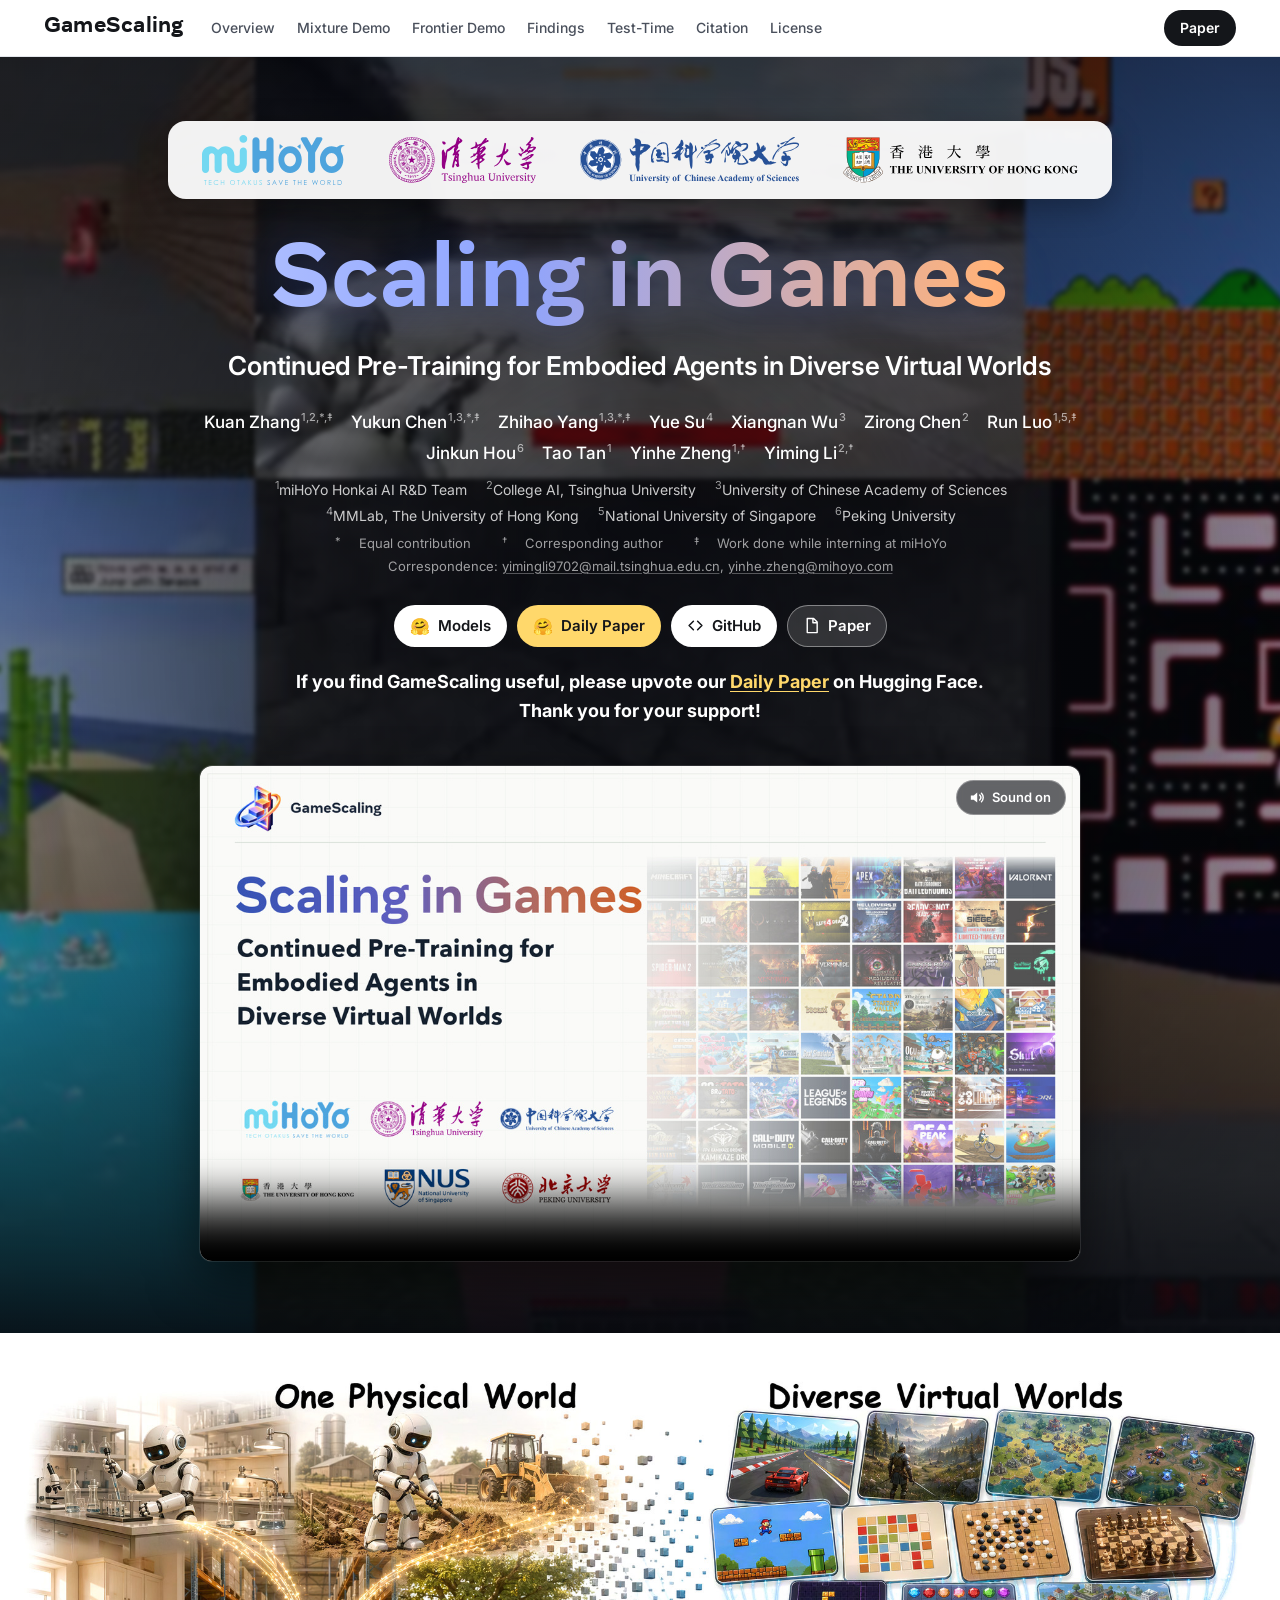
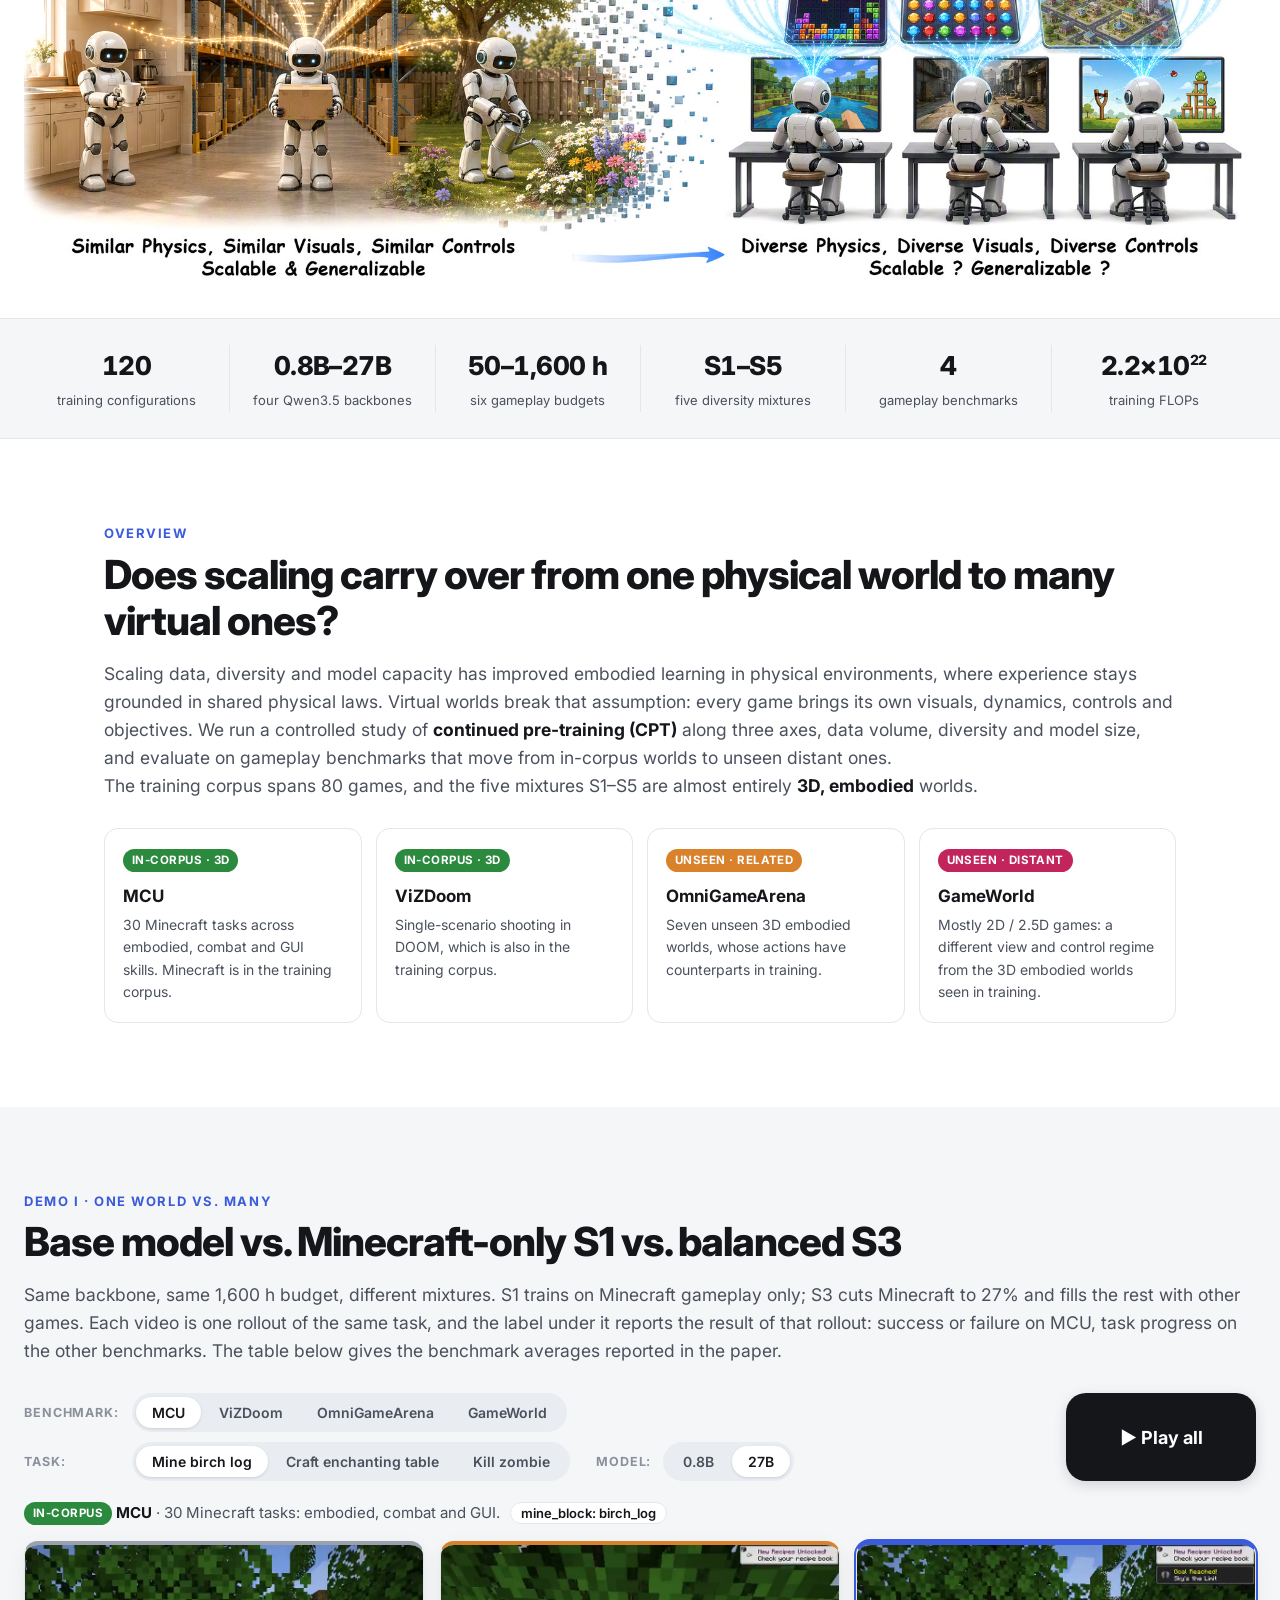
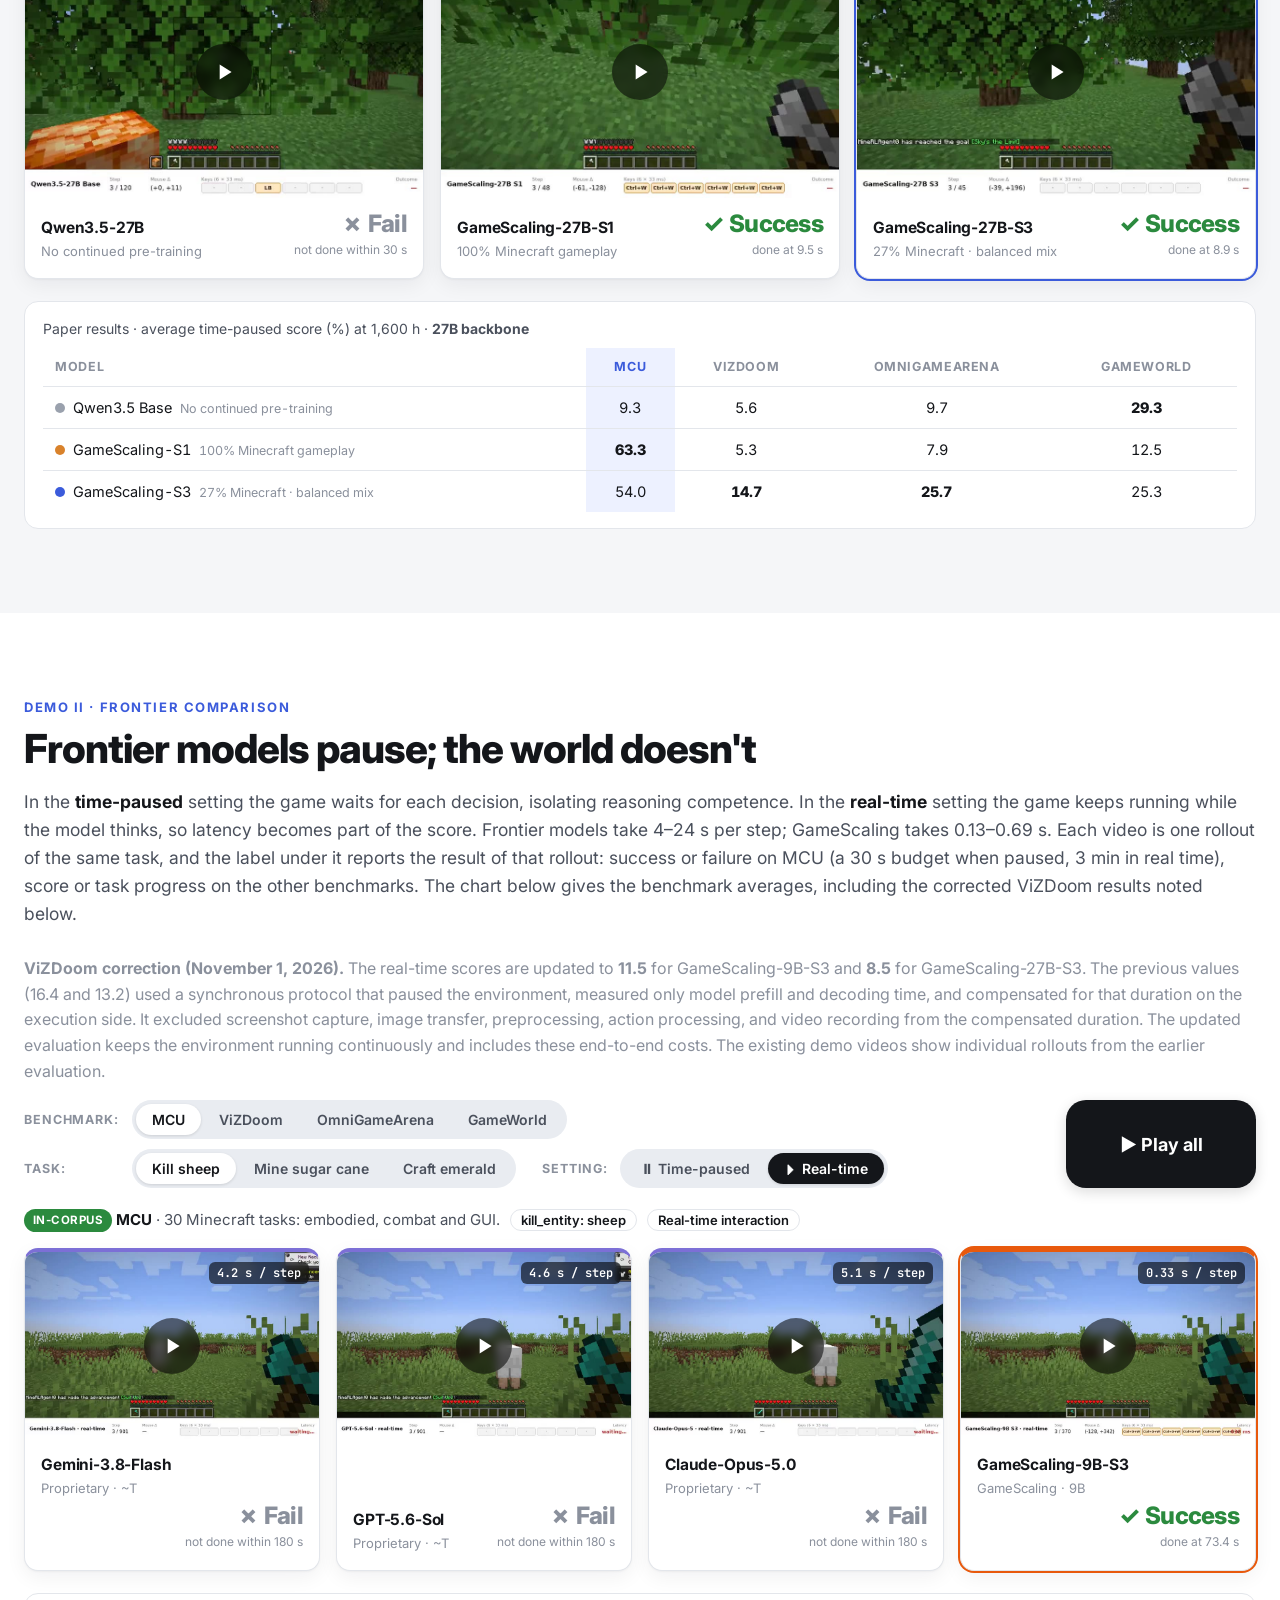
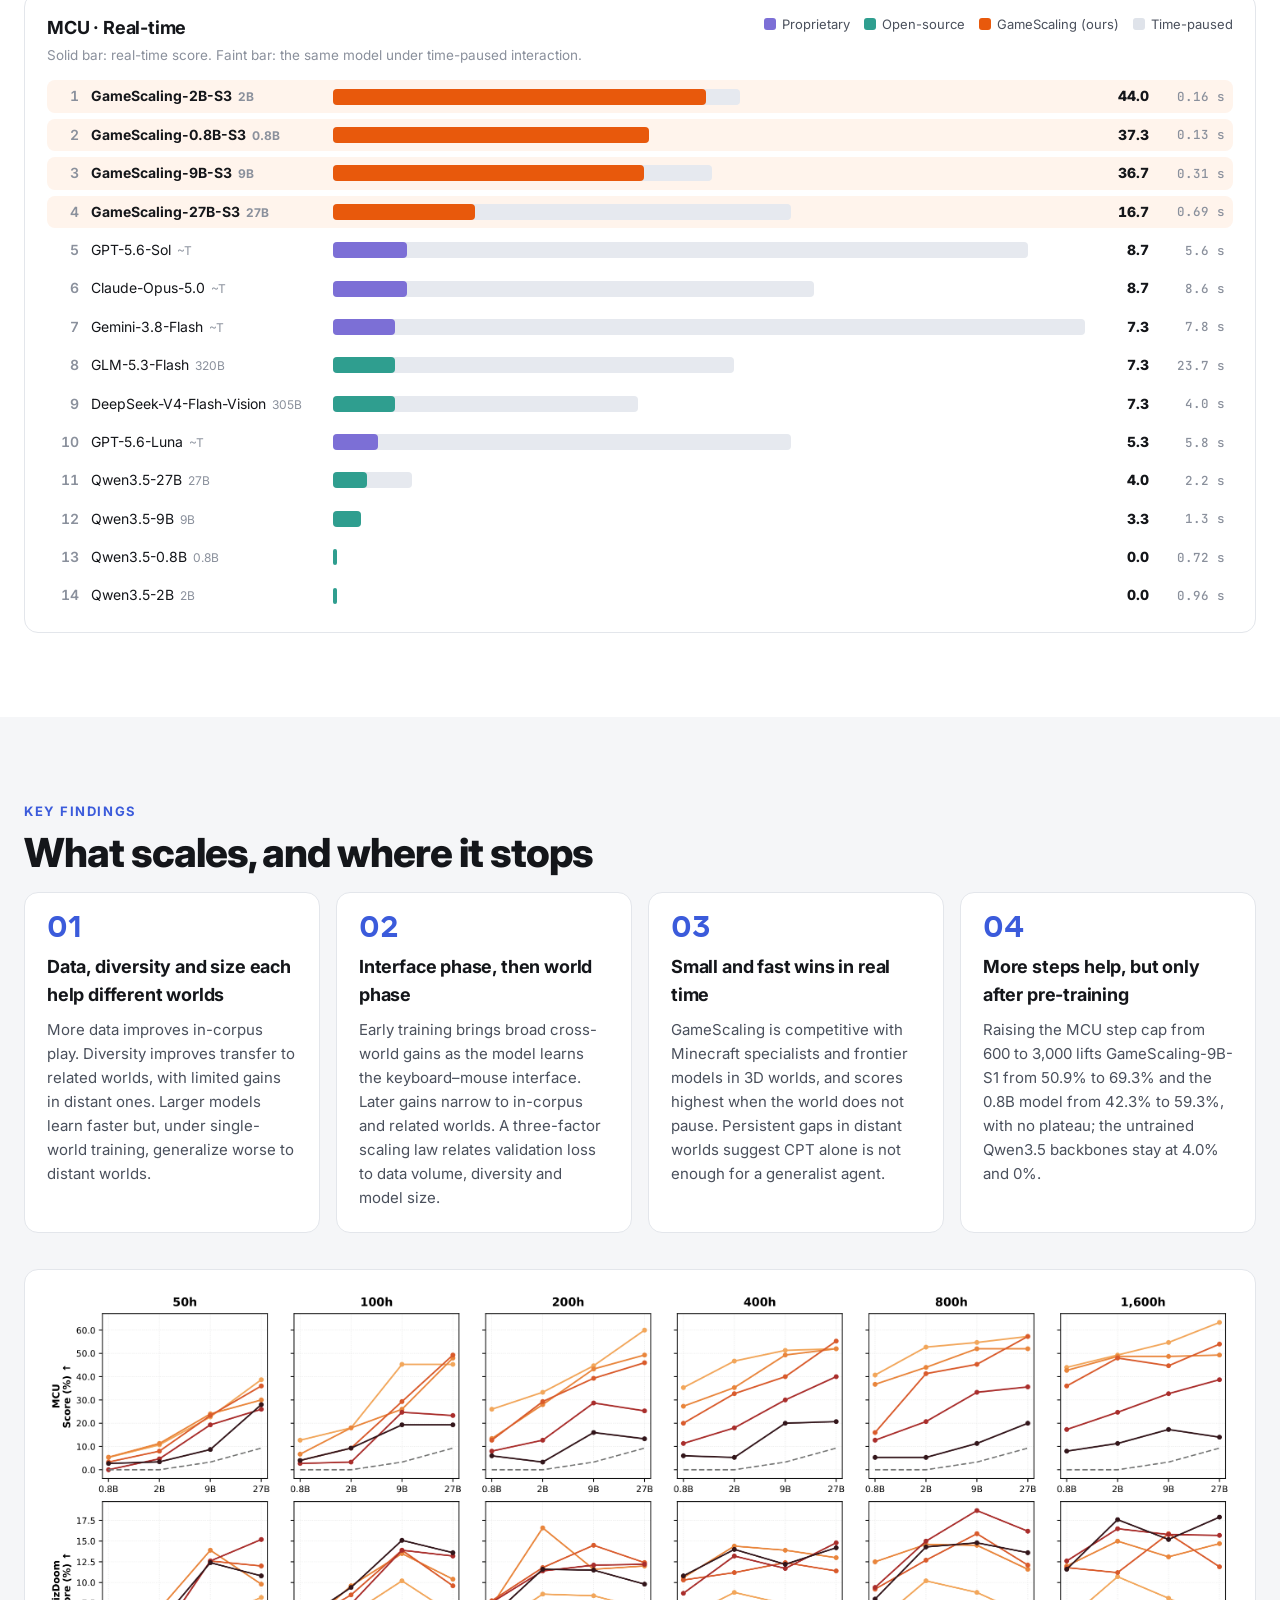
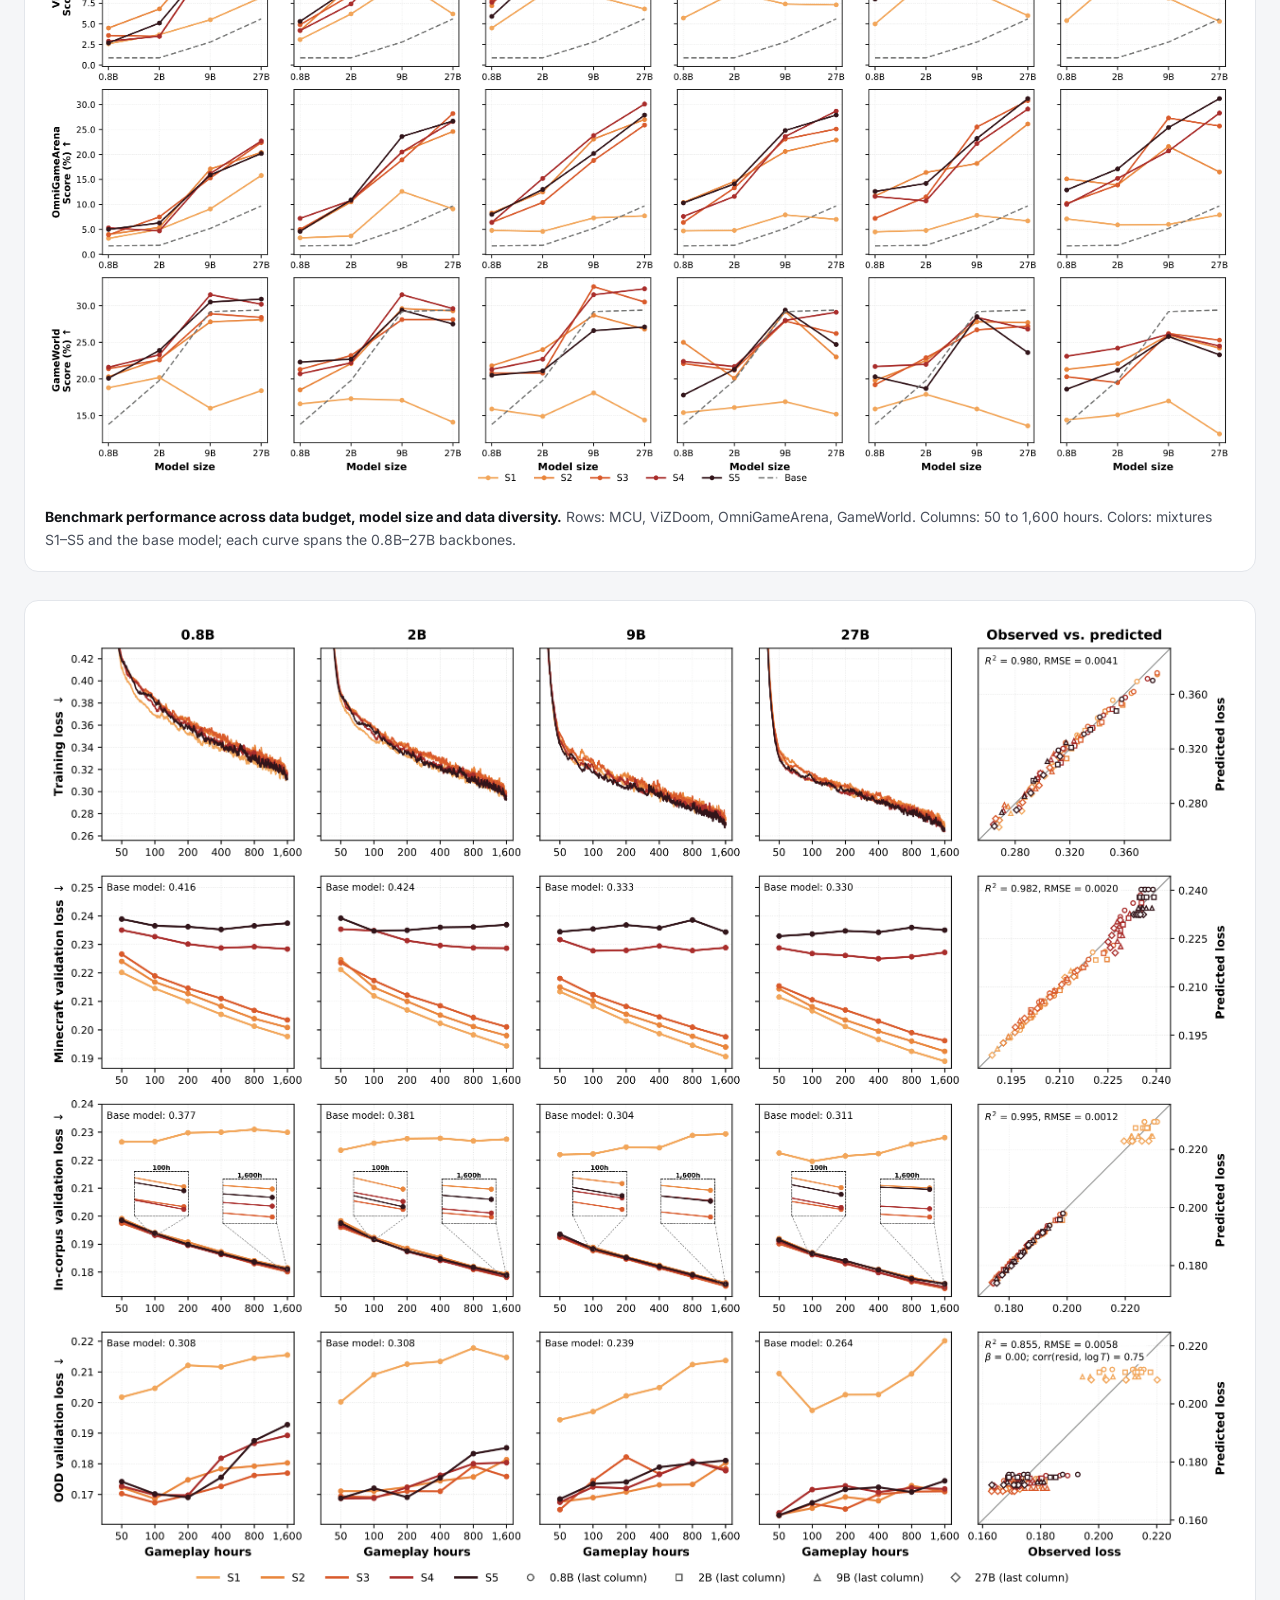
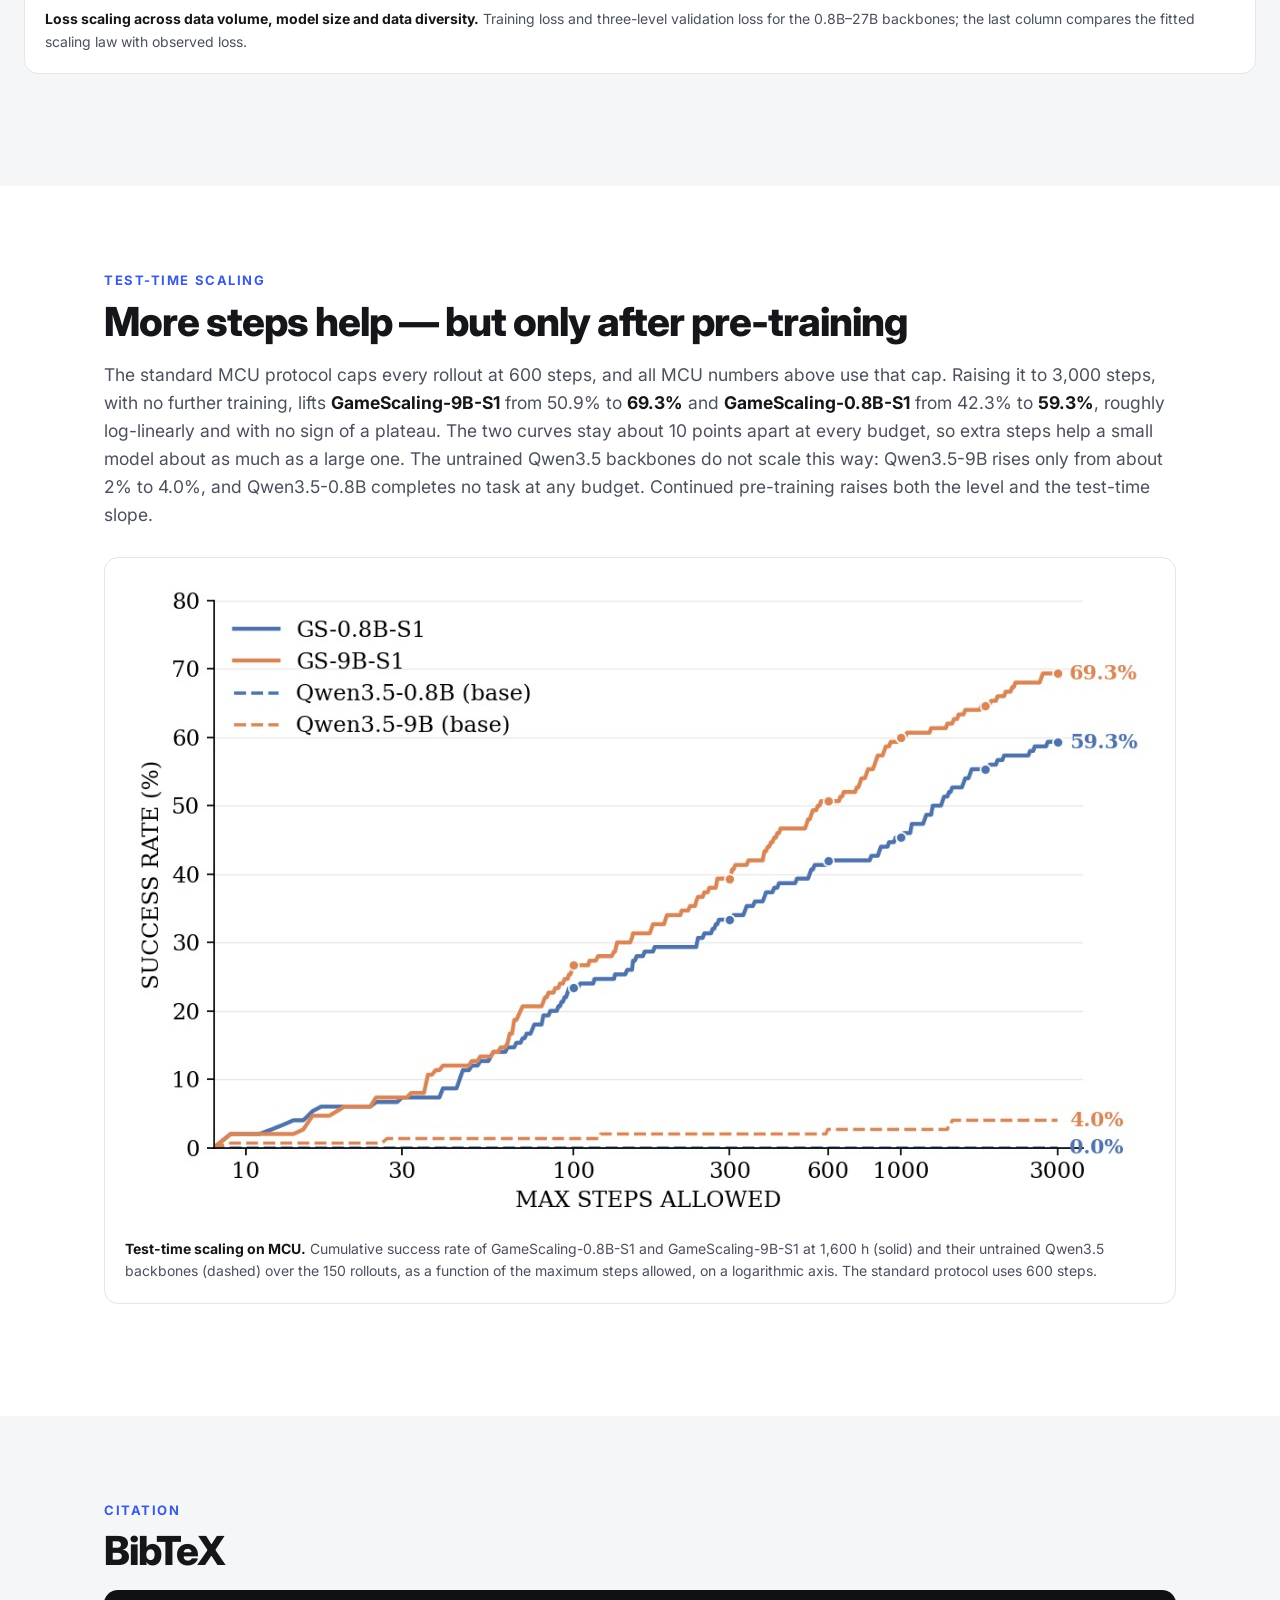
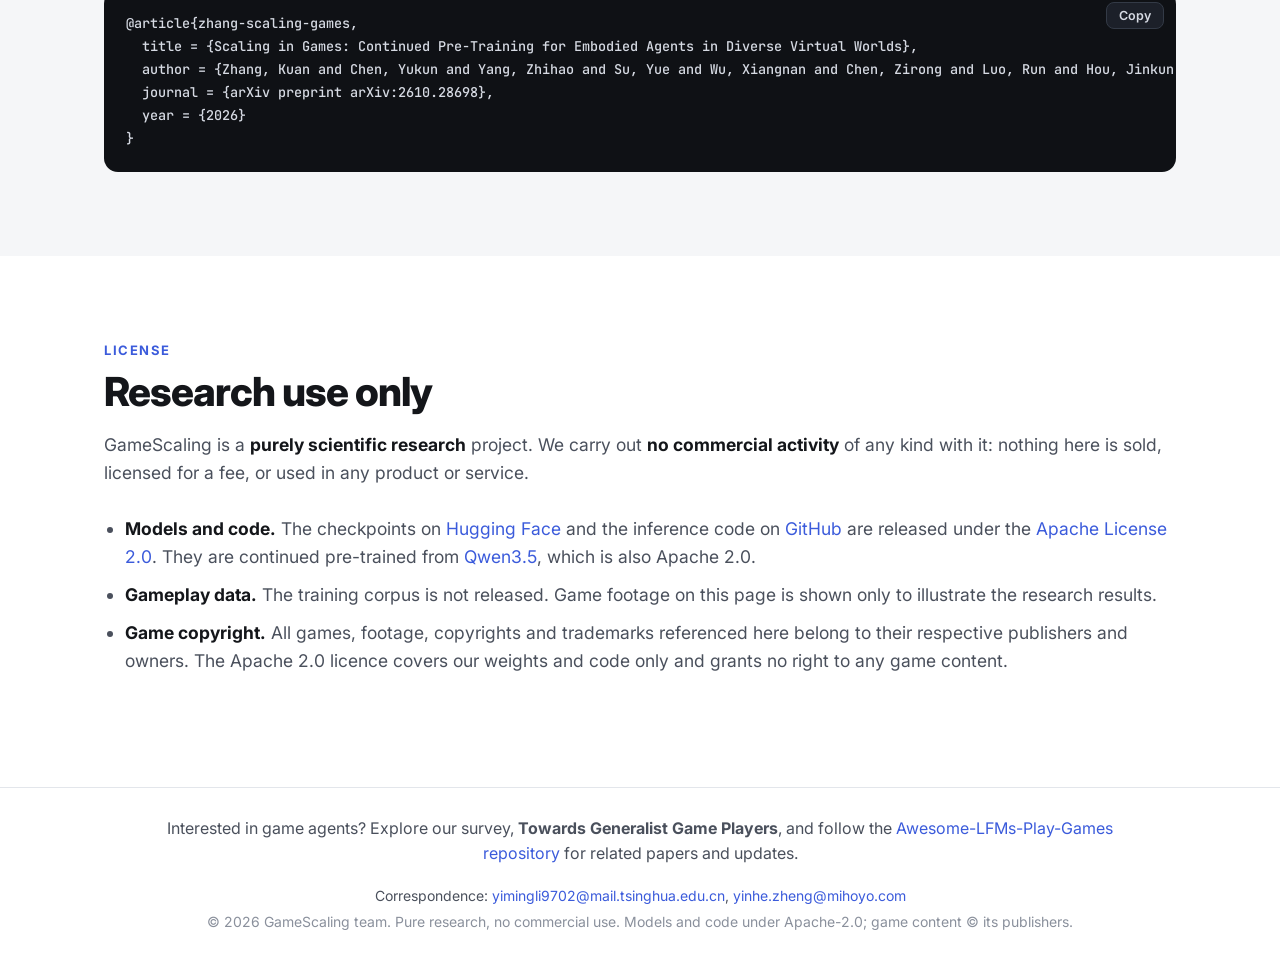
<file: index.html>
<!DOCTYPE html>
<html lang="en">
<head>
<meta charset="UTF-8">
<meta name="viewport" content="width=device-width, initial-scale=1">
<title>Scaling in Games: Continued Pre-Training for Embodied Agents in Diverse Virtual Worlds</title>
<link rel="icon" href="assets/favicon.svg" type="image/svg+xml">
<link rel="icon" href="assets/favicon-32.png" type="image/png" sizes="32x32">
<link rel="alternate icon" href="assets/favicon.ico">
<link rel="apple-touch-icon" href="assets/apple-touch-icon.png">
<meta name="description" content="Scaling in Games: Continued Pre-Training for Embodied Agents in Diverse Virtual Worlds">
<link rel="canonical" href="https://gamescaling.github.io/">
<meta name="citation_title" content="Scaling in Games: Continued Pre-Training for Embodied Agents in Diverse Virtual Worlds">
<meta name="citation_author" content="Zhang, Kuan">
<meta name="citation_author" content="Chen, Yukun">
<meta name="citation_author" content="Yang, Zhihao">
<meta name="citation_author" content="Su, Yue">
<meta name="citation_author" content="Wu, Xiangnan">
<meta name="citation_author" content="Chen, Zirong">
<meta name="citation_author" content="Luo, Run">
<meta name="citation_author" content="Hou, Jinkun">
<meta name="citation_author" content="Tan, Tao">
<meta name="citation_author" content="Zheng, Yinhe">
<meta name="citation_author" content="Li, Yiming">
<meta name="citation_publication_date" content="2026/10/20">
<meta name="citation_pdf_url" content="https://arxiv.org/pdf/2610.28698">
<link rel="preconnect" href="https://fonts.googleapis.com">
<link rel="preconnect" href="https://fonts.gstatic.com" crossorigin>
<link href="https://fonts.googleapis.com/css2?family=Inter:wght@400;500;600;700;800&family=JetBrains+Mono:wght@500&display=swap" rel="stylesheet">
<link rel="stylesheet" href="style.css?v=20261022-survey-link">
</head>
<body>

<header class="nav">
  <div class="nav-inner">
    <a class="brand" href="#top">GameScaling</a>
    <nav class="nav-links">
      <a href="#overview">Overview</a>
      <a href="#demo-mixture">Mixture Demo</a>
      <a href="#demo-frontier">Frontier Demo</a>
      <a href="#findings">Findings</a>
      <a href="#testtime">Test-Time</a>
      <a href="#citation">Citation</a>
      <a href="#license">License</a>
    </nav>
    <a class="nav-cta" href="https://arxiv.org/pdf/2610.28698" target="_blank">Paper</a>
  </div>
</header>

<main id="top">

<!-- ======================= HERO ======================= -->
<section class="hero">
  <div class="hero-bg" aria-hidden="true">
    <video src="videos/promo/hero_bg.mp4" poster="videos/promo/hero_bg.jpg" autoplay muted loop playsinline></video>
  </div>
  <div class="hero-scrim" aria-hidden="true"></div>
  <div class="wrap hero-in">
    <div class="logos">
      <img src="assets/logos/mihoyo.svg" alt="miHoYo">
      <img src="assets/logos/tsinghua.svg" alt="Tsinghua University">
      <img src="assets/logos/ucas.svg" alt="UCAS">
      <img src="assets/logos/hku.svg" alt="HKU">
    </div>
    <h1 class="title"><span class="title-display">Scaling in Games</span><span class="title-sub">Continued Pre-Training for Embodied Agents in Diverse Virtual Worlds</span></h1>

    <p class="authors">
      <span>Kuan Zhang<sup>1,2,*,&Dagger;</sup></span>
      <span>Yukun Chen<sup>1,3,*,&Dagger;</sup></span>
      <span>Zhihao Yang<sup>1,3,*,&Dagger;</sup></span>
      <span>Yue Su<sup>4</sup></span>
      <span>Xiangnan Wu<sup>3</sup></span>
      <span>Zirong Chen<sup>2</sup></span>
      <span>Run Luo<sup>1,5,&Dagger;</sup></span>
      <span>Jinkun Hou<sup>6</sup></span>
      <span>Tao Tan<sup>1</sup></span>
      <span>Yinhe Zheng<sup>1,&dagger;</sup></span>
      <span>Yiming Li<sup>2,&dagger;</sup></span>
    </p>
    <p class="affils">
      <span><sup>1</sup>miHoYo Honkai AI R&amp;D Team</span>
      <span><sup>2</sup>College AI, Tsinghua University</span>
      <span><sup>3</sup>University of Chinese Academy of Sciences</span>
      <span><sup>4</sup>MMLab, The University of Hong Kong</span>
      <span><sup>5</sup>National University of Singapore</span>
      <span><sup>6</sup>Peking University</span>
    </p>
    <p class="affils note"><sup>*</sup>Equal contribution &nbsp;&nbsp; <sup>&dagger;</sup>Corresponding author &nbsp;&nbsp; <sup>&Dagger;</sup>Work done while interning at miHoYo</p>
    <p class="affils note mail">Correspondence: <a href="mailto:yimingli9702@mail.tsinghua.edu.cn">yimingli9702@mail.tsinghua.edu.cn</a>, <a href="mailto:yinhe.zheng@mihoyo.com">yinhe.zheng@mihoyo.com</a></p>

    <div class="buttons">
      <a class="btn" href="https://huggingface.co/THUSI-Lab/GameScaling" target="_blank" rel="noopener"><span class="hf">🤗</span>Models</a>
      <a class="btn btn-daily" href="https://huggingface.co/papers/2610.28698" target="_blank" rel="noopener"><span class="hf" aria-hidden="true">🤗</span>Daily Paper</a>
      <a class="btn" href="https://github.com/THUSI-Lab/GameScaling" target="_blank" rel="noopener"><svg viewBox="0 0 24 24" aria-hidden="true"><path d="M9 18l-6-6 6-6M15 6l6 6-6 6" fill="none" stroke="currentColor" stroke-width="2.2" stroke-linecap="round" stroke-linejoin="round"/></svg>GitHub</a>
      <a class="btn btn-secondary" href="https://arxiv.org/abs/2610.28698" target="_blank" rel="noopener"><svg viewBox="0 0 24 24" aria-hidden="true"><path d="M6 2h9l5 5v15H6z M14 2v6h6" fill="none" stroke="currentColor" stroke-width="2" stroke-linejoin="round"/></svg>Paper</a>
    </div>
    <p class="daily-paper-support"><strong>If you find GameScaling useful, please upvote our <a href="https://huggingface.co/papers/2610.28698" target="_blank" rel="noopener">Daily Paper</a> on Hugging Face.<br>Thank you for your support!</strong></p>

    <div class="promo">
      <video class="promo-video" src="videos/promo/promo.mp4?v=20261022-male-intro" poster="videos/promo/promo.jpg?v=20261022-8x8-title" autoplay muted loop playsinline controls preload="metadata"></video>
      <button class="promo-sound" type="button" aria-label="Turn sound on"><svg viewBox="0 0 24 24"><path d="M4 9h4l5-4v14l-5-4H4z" fill="currentColor"/><path d="M16.5 8.5a5 5 0 0 1 0 7M19 6a8.5 8.5 0 0 1 0 12" fill="none" stroke="currentColor" stroke-width="2" stroke-linecap="round"/></svg>Sound on</button>
    </div>

  </div>
</section>

<!-- ======================= TEASER ======================= -->
<section class="teaser-sec">
  <div class="wrap">
    <figure class="teaser">
      <img src="assets/img/teaser.jpg" alt="One physical world vs. diverse virtual worlds">
    </figure>
  </div>
</section>

<!-- ======================= STATS ======================= -->
<section class="stats-band">
  <div class="wrap stats">
    <div class="stat"><b>120</b><span>training configurations</span></div>
    <div class="stat"><b>0.8B–27B</b><span>four Qwen3.5 backbones</span></div>
    <div class="stat"><b>50–1,600 h</b><span>six gameplay budgets</span></div>
    <div class="stat"><b>S1–S5</b><span>five diversity mixtures</span></div>
    <div class="stat"><b>4</b><span>gameplay benchmarks</span></div>
    <div class="stat"><b>2.2×10<sup>22</sup></b><span>training FLOPs</span></div>
  </div>
</section>

<!-- ======================= OVERVIEW ======================= -->
<section id="overview" class="section">
  <div class="wrap narrow">
    <p class="eyebrow">Overview</p>
    <h2>Does scaling carry over from one physical world to many virtual ones?</h2>
    <p class="lead">
      Scaling data, diversity and model capacity has improved embodied learning in physical environments, where experience stays grounded in shared physical laws.
      Virtual worlds break that assumption: every game brings its own visuals, dynamics, controls and objectives.
      We run a controlled study of <b>continued pre-training (CPT)</b> along three axes, data volume, diversity and model size, and evaluate on gameplay benchmarks that move from in-corpus worlds to unseen distant ones.<br>The training corpus spans 80 games, and the five mixtures S1&ndash;S5 are almost entirely <b>3D, embodied</b> worlds.
    </p>
    <div class="tiers">
      <div class="tier"><span class="tier-tag t1">In-corpus &middot; 3D</span><b>MCU</b><p>30 Minecraft tasks across embodied, combat and GUI skills. Minecraft is in the training corpus.</p></div>
      <div class="tier"><span class="tier-tag t1">In-corpus &middot; 3D</span><b>ViZDoom</b><p>Single-scenario shooting in DOOM, which is also in the training corpus.</p></div>
      <div class="tier"><span class="tier-tag t2">Unseen · related</span><b>OmniGameArena</b><p>Seven unseen 3D embodied worlds, whose actions have counterparts in training.</p></div>
      <div class="tier"><span class="tier-tag t3">Unseen · distant</span><b>GameWorld</b><p>Mostly 2D / 2.5D games: a different view and control regime from the 3D embodied worlds seen in training.</p></div>
    </div>
  </div>
</section>

<!-- ======================= DEMO 1 ======================= -->
<section id="demo-mixture" class="section alt">
  <div class="wrap">
    <p class="eyebrow">Demo I · One world vs. many</p>
    <h2>Base model vs. Minecraft-only S1 vs. balanced S3</h2>
    <p class="lead">
      Same backbone, same 1,600 h budget, different mixtures. S1 trains on Minecraft gameplay only; S3 cuts Minecraft to 27% and fills the rest with other games.
      Each video is one rollout of the same task, and the label under it reports the result of that rollout: success or failure on MCU, task progress on the other benchmarks.
      The table below gives the benchmark averages reported in the paper.
    </p>

    <div class="controls">
      <div class="ctl-rows">
        <div class="ctl-row"><span class="ctl-label">Benchmark</span><div class="seg" id="mix-bench" role="tablist" aria-label="Benchmark"></div></div>
        <div class="ctl-row">
          <span class="ctl-label">Task</span><div class="seg" id="mix-case" role="tablist" aria-label="Task"></div>
          <span class="ctl-label">Model</span><div class="seg" id="mix-size" role="tablist" aria-label="Model size"></div>
        </div>
      </div>
      <button class="play-all" data-group="mix-grid" type="button">▶ Play all</button>
    </div>

    <p class="bench-caption" id="mix-bench-caption"></p>
    <div class="video-grid cols-3" id="mix-grid"></div>

    <div class="mini-board">
      <div class="mini-board-head">
        <span>Paper results · average time-paused score (%) at 1,600 h · <b id="mix-board-size"></b></span>
      </div>
      <div class="mini-table-wrap"><table class="mini-table" id="mix-table"></table></div>
    </div>
  </div>
</section>

<!-- ======================= DEMO 2 ======================= -->
<section id="demo-frontier" class="section">
  <div class="wrap">
    <p class="eyebrow">Demo II · Frontier comparison</p>
    <h2>Frontier models pause; the world doesn't</h2>
    <p class="lead">
      In the <b>time-paused</b> setting the game waits for each decision, isolating reasoning competence.
      In the <b>real-time</b> setting the game keeps running while the model thinks, so latency becomes part of the score.
      Frontier models take 4–24 s per step; GameScaling takes 0.13–0.69 s.
      Each video is one rollout of the same task, and the label under it reports the result of that rollout: success or failure on MCU (a 30 s budget when paused, 3 min in real time), score or task progress on the other benchmarks.
      The chart below gives the benchmark averages, including the corrected ViZDoom results noted below.
    </p>
    <p class="muted"><b>ViZDoom correction (November 1, 2026).</b> The real-time scores are updated to <b>11.5</b> for GameScaling-9B-S3 and <b>8.5</b> for GameScaling-27B-S3. The previous values (16.4 and 13.2) used a synchronous protocol that paused the environment, measured only model prefill and decoding time, and compensated for that duration on the execution side. It excluded screenshot capture, image transfer, preprocessing, action processing, and video recording from the compensated duration. The updated evaluation keeps the environment running continuously and includes these end-to-end costs. The existing demo videos show individual rollouts from the earlier evaluation.</p>

    <div class="controls">
      <div class="ctl-rows">
        <div class="ctl-row"><span class="ctl-label">Benchmark</span><div class="seg" id="fr-bench" role="tablist" aria-label="Benchmark"></div></div>
        <div class="ctl-row">
          <span class="ctl-label">Task</span><div class="seg" id="fr-case" role="tablist" aria-label="Task"></div>
          <span class="ctl-label">Setting</span><div class="seg mode" id="fr-mode" role="tablist" aria-label="Interaction setting"></div>
        </div>
      </div>
      <button class="play-all" data-group="fr-grid" type="button">▶ Play all</button>
    </div>

    <p class="bench-caption" id="fr-bench-caption"></p>
    <div class="video-grid cols-4" id="fr-grid"></div>

    <div class="chart-card">
      <div class="chart-head">
        <div>
          <h3 id="fr-chart-title">All models</h3>
          <p class="muted" id="fr-chart-sub"></p>
        </div>
        <div class="legend">
          <span><i class="sw sw-prop"></i>Proprietary</span>
          <span><i class="sw sw-open"></i>Open-source</span>
          <span><i class="sw sw-gs"></i>GameScaling (ours)</span>
          <span><i class="sw sw-ghost"></i><span id="fr-ghost-label">Time-paused</span></span>
        </div>
      </div>
      <div class="bars" id="fr-bars"></div>
    </div>
  </div>
</section>

<!-- ======================= FINDINGS ======================= -->
<section id="findings" class="section alt">
  <div class="wrap">
    <p class="eyebrow">Key findings</p>
    <h2>What scales, and where it stops</h2>
    <div class="findings">
      <article class="finding">
        <span class="num">01</span>
        <h3>Data, diversity and size each help different worlds</h3>
        <p>More data improves in-corpus play. Diversity improves transfer to related worlds, with limited gains in distant ones. Larger models learn faster but, under single-world training, generalize worse to distant worlds.</p>
      </article>
      <article class="finding">
        <span class="num">02</span>
        <h3>Interface phase, then world phase</h3>
        <p>Early training brings broad cross-world gains as the model learns the keyboard–mouse interface. Later gains narrow to in-corpus and related worlds. A three-factor scaling law relates validation loss to data volume, diversity and model size.</p>
      </article>
      <article class="finding">
        <span class="num">03</span>
        <h3>Small and fast wins in real time</h3>
        <p>GameScaling is competitive with Minecraft specialists and frontier models in 3D worlds, and scores highest when the world does not pause. Persistent gaps in distant worlds suggest CPT alone is not enough for a generalist agent.</p>
      </article>
      <article class="finding">
        <span class="num">04</span>
        <h3>More steps help, but only after pre-training</h3>
        <p>Raising the MCU step cap from 600 to 3,000 lifts GameScaling-9B-S1 from 50.9% to 69.3% and the 0.8B model from 42.3% to 59.3%, with no plateau; the untrained Qwen3.5 backbones stay at 4.0% and 0%.</p>
      </article>
    </div>

    <figure class="paper-fig">
      <img src="assets/img/fig_benchmark_grid_4x5_model_axis.png" alt="Benchmark scaling grid" loading="lazy">
      <figcaption><b>Benchmark performance across data budget, model size and data diversity.</b> Rows: MCU, ViZDoom, OmniGameArena, GameWorld. Columns: 50 to 1,600 hours. Colors: mixtures S1–S5 and the base model; each curve spans the 0.8B–27B backbones.</figcaption>
    </figure>
    <figure class="paper-fig">
      <img src="assets/img/fig2_loss_grid_4x5_fits.png" alt="Loss scaling grid" loading="lazy">
      <figcaption><b>Loss scaling across data volume, model size and data diversity.</b> Training loss and three-level validation loss for the 0.8B–27B backbones; the last column compares the fitted scaling law with observed loss.</figcaption>
    </figure>
  </div>
</section>

<!-- ======================= TEST-TIME SCALING ======================= -->
<section id="testtime" class="section">
  <div class="wrap narrow">
    <p class="eyebrow">Test-time scaling</p>
    <h2>More steps help &mdash; but only after pre-training</h2>
    <p class="lead">
      The standard MCU protocol caps every rollout at 600 steps, and all MCU numbers above use that cap.
      Raising it to 3,000 steps, with no further training, lifts <b>GameScaling-9B-S1</b> from 50.9% to <b>69.3%</b> and <b>GameScaling-0.8B-S1</b> from 42.3% to <b>59.3%</b>, roughly log-linearly and with no sign of a plateau.
      The two curves stay about 10 points apart at every budget, so extra steps help a small model about as much as a large one.
      The untrained Qwen3.5 backbones do not scale this way: Qwen3.5-9B rises only from about 2% to 4.0%, and Qwen3.5-0.8B completes no task at any budget.
      Continued pre-training raises both the level and the test-time slope.
    </p>
    <figure class="paper-fig">
      <img src="assets/img/fig_mcu_test_time_scaling.png" alt="Test-time scaling on MCU: cumulative success rate against the maximum steps allowed" loading="lazy">
      <figcaption><b>Test-time scaling on MCU.</b> Cumulative success rate of GameScaling-0.8B-S1 and GameScaling-9B-S1 at 1,600&nbsp;h (solid) and their untrained Qwen3.5 backbones (dashed) over the 150 rollouts, as a function of the maximum steps allowed, on a logarithmic axis. The standard protocol uses 600 steps.</figcaption>
    </figure>
  </div>
</section>

<!-- ======================= CITATION ======================= -->
<section id="citation" class="section alt">
  <div class="wrap narrow">
    <p class="eyebrow">Citation</p>
    <h2>BibTeX</h2>
    <div class="bib">
      <button class="copy" type="button" id="copy-bib">Copy</button>
<pre id="bibtex">@article{zhang-scaling-games,
  title = {Scaling in Games: Continued Pre-Training for Embodied Agents in Diverse Virtual Worlds},
  author = {Zhang, Kuan and Chen, Yukun and Yang, Zhihao and Su, Yue and Wu, Xiangnan and Chen, Zirong and Luo, Run and Hou, Jinkun and Tan, Tao and Zheng, Yinhe and Li, Yiming},
  journal = {arXiv preprint arXiv:2610.28698},
  year = {2026}
}</pre>
    </div>
  </div>
</section>

<!-- ======================= LICENSE ======================= -->
<section id="license" class="section">
  <div class="wrap narrow">
    <p class="eyebrow">License</p>
    <h2>Research use only</h2>
    <p class="lead">GameScaling is a <b>purely scientific research</b> project. We carry out <b>no commercial
      activity</b> of any kind with it: nothing here is sold, licensed for a fee, or used in any product or service.</p>
    <ul class="lead">
      <li><b>Models and code.</b> The checkpoints on
        <a href="https://huggingface.co/THUSI-Lab/GameScaling" target="_blank" rel="noopener">Hugging Face</a> and the
        inference code on <a href="https://github.com/THUSI-Lab/GameScaling" target="_blank" rel="noopener">GitHub</a>
        are released under the <a href="https://www.apache.org/licenses/LICENSE-2.0" target="_blank" rel="noopener">Apache License 2.0</a>.
        They are continued pre-trained from <a href="https://huggingface.co/Qwen" target="_blank" rel="noopener">Qwen3.5</a>,
        which is also Apache 2.0.</li>
      <li><b>Gameplay data.</b> The training corpus is not released. Game footage on this page is shown only to
        illustrate the research results.</li>
      <li><b>Game copyright.</b> All games, footage, copyrights and trademarks referenced here belong to their
        respective publishers and owners. The Apache 2.0 licence covers our weights and code only and grants no
        right to any game content.</li>
    </ul>
  </div>
</section>

</main>

<footer class="footer">
  <div class="wrap">
    <p class="survey-followup">Interested in game agents? Explore our survey, <strong>Towards Generalist Game Players</strong>, and follow the <a href="https://github.com/THUSI-Lab/Awesome-LFMs-Play-Games" target="_blank" rel="noopener">Awesome-LFMs-Play-Games repository</a> for related papers and updates.</p>
    <p>Correspondence: <a href="mailto:yimingli9702@mail.tsinghua.edu.cn">yimingli9702@mail.tsinghua.edu.cn</a>, <a href="mailto:yinhe.zheng@mihoyo.com">yinhe.zheng@mihoyo.com</a></p>
    <p class="muted">© 2026 GameScaling team. Pure research, no commercial use. Models and code under Apache-2.0; game content © its publishers.</p>
  </div>
</footer>

<script src="data.js"></script>
<script src="main.js"></script>
</body>
</html>
</file>
<file: style.css>
@font-face {
  font-family: "Optimistic";
  src: url("assets/Optimistic.ttf") format("truetype");
  font-display: swap;
}

:root {
  --bg: #ffffff;
  --bg-alt: #f5f6f8;
  --ink: #14161a;
  --ink-2: #4a505c;
  --ink-3: #8a909c;
  --line: #e3e6eb;
  --card: #ffffff;
  --brand: #3b5bdb;
  --brand-soft: #edf1ff;

  --c-base: #9aa1ad;
  --c-s1: #d9822b;
  --c-s3: #3b5bdb;

  --c-prop: #7c6fd6;
  --c-open: #2f9e8f;
  --c-gs: #e8590c;

  --t1: #2b8a3e;
  --t2: #d9822b;
  --t3: #c2255c;

  --radius: 14px;
  --shadow: 0 1px 2px rgba(20, 22, 26, .04), 0 6px 20px rgba(20, 22, 26, .06);
  --font: "Inter", system-ui, -apple-system, "Segoe UI", Roboto, "Helvetica Neue", Arial, sans-serif;
  --mono: "JetBrains Mono", ui-monospace, "SFMono-Regular", Consolas, monospace;
}

* { box-sizing: border-box; }
html { scroll-behavior: smooth; scroll-padding-top: 72px; }
body {
  margin: 0;
  background: var(--bg);
  color: var(--ink);
  font-family: var(--font);
  font-size: 16px;
  line-height: 1.6;
  -webkit-font-smoothing: antialiased;
}
img { max-width: 100%; display: block; }
a { color: var(--brand); text-decoration: none; }
a:hover { text-decoration: underline; }

.wrap { max-width: 1400px; margin: 0 auto; padding: 0 24px; }
.wrap.narrow { max-width: 1120px; }
.muted { color: var(--ink-3); }

/* ---------- nav ---------- */
.nav {
  position: sticky; top: 0; z-index: 50;
  background: rgba(255, 255, 255, .85);
  backdrop-filter: saturate(160%) blur(10px);
  border-bottom: 1px solid var(--line);
}
.nav-inner {
  max-width: 1240px; margin: 0 auto; padding: 0 24px;
  height: 56px; display: flex; align-items: center; gap: 28px;
}
.brand { font-family: "Optimistic", var(--font); font-size: 22px; color: var(--ink); letter-spacing: .01em; }
.brand:hover { text-decoration: none; }
.nav-links { display: flex; gap: 22px; flex: 1; }
.nav-links a { color: var(--ink-2); font-size: 14px; font-weight: 500; }
.nav-links a:hover { color: var(--ink); text-decoration: none; }
.nav-cta {
  font-size: 14px; font-weight: 600; color: #fff; background: var(--ink);
  padding: 7px 16px; border-radius: 999px;
}
.nav-cta:hover { text-decoration: none; background: #000; }

/* ---------- hero ---------- */
.hero {
  position: relative; overflow: hidden; isolation: isolate;
  padding: 64px 0 72px; text-align: center; color: #fff; background: #07090f;
}
.hero-bg { position: absolute; inset: -12px; z-index: -2; }
.hero-bg video { width: 100%; height: 100%; object-fit: cover; filter: blur(2px) saturate(1.15); }
.hero-scrim {
  position: absolute; inset: 0; z-index: -1;
  background:
    radial-gradient(ellipse 60% 70% at 50% 46%, rgba(7,9,15,.82) 0%, rgba(7,9,15,.62) 55%, rgba(7,9,15,.38) 100%),
    linear-gradient(180deg, rgba(7,9,15,.55) 0%, rgba(7,9,15,0) 30%, rgba(7,9,15,0) 70%, rgba(7,9,15,.9) 100%);
}
.logos { display: flex; justify-content: center; align-items: center; gap: 18px 44px; margin: 0 auto 40px; flex-wrap: wrap; width: fit-content; max-width: 100%; padding: 14px 34px; background: rgba(255,255,255,.94); border-radius: 18px; box-shadow: 0 8px 30px rgba(0,0,0,.28); }
.logos img { height: 46px; width: auto; }
.logos img:first-child { height: 50px; }
.title { margin: 0 0 22px; }
.title-display {
  display: block;
  font-family: "Optimistic", var(--font);
  font-weight: 400;
  font-size: clamp(44px, 7vw, 92px);
  line-height: 1.05;
  letter-spacing: .01em;
  background: linear-gradient(92deg, #c9d4ff 0%, #8ea4ff 40%, #ffb27a 78%, #ff7a3d 100%);
  -webkit-background-clip: text; background-clip: text; color: transparent;
  filter: drop-shadow(0 4px 24px rgba(59,91,219,.35));
}
.title-sub {
  display: block; margin-top: 12px;
  font-size: clamp(18px, 2.2vw, 26px); font-weight: 600; color: #fff; letter-spacing: -.01em;
}
.authors { display: flex; flex-wrap: wrap; justify-content: center; gap: 4px 18px; margin: 0 auto 10px; max-width: 980px; font-size: 17px; font-weight: 500; }
.authors sup, .affils sup { font-size: 11px; color: rgba(255,255,255,.6); margin-left: 1px; }
.affils { display: flex; flex-wrap: wrap; justify-content: center; gap: 2px 18px; margin: 0 auto; max-width: 980px; color: rgba(255,255,255,.78); font-size: 14px; }
.affils.note { margin-top: 6px; color: rgba(255,255,255,.6); font-size: 13px; }
.affils.mail { display: block; text-align: center; margin-top: 2px; }
.affils.mail a { color: inherit; text-decoration: underline; text-decoration-color: rgba(255,255,255,.3); text-underline-offset: 2px; }

.buttons { display: flex; justify-content: center; gap: 10px; margin: 28px 0 0; flex-wrap: wrap; }
.btn {
  display: inline-flex; align-items: center; gap: 8px;
  padding: 9px 16px; border-radius: 999px; white-space: nowrap;
  background: #fff; color: var(--ink); font-weight: 600; font-size: 15px;
}
.btn:hover { text-decoration: none; background: #e9ecf5; }
.btn-daily { background: #ffd86b; }
.btn-daily:hover { background: #ffe493; }
.btn-secondary { background: rgba(255,255,255,.14); color: #fff; box-shadow: inset 0 0 0 1px rgba(255,255,255,.4); }
.btn-secondary:hover { background: rgba(255,255,255,.24); }
.btn svg { width: 17px; height: 17px; }
.btn .hf { font-size: 16px; line-height: 1; }
.btn em { font-style: normal; font-weight: 500; font-size: 11px; background: rgba(255,255,255,.18); padding: 1px 7px; border-radius: 999px; }
.btn.disabled { background: rgba(255,255,255,.14); color: #fff; border: 1px solid rgba(255,255,255,.28); cursor: default; backdrop-filter: blur(6px); }

.daily-paper-support { margin: 20px auto 0; max-width: 1040px; color: #fff; font-size: clamp(16px, 1.45vw, 18px); font-weight: 700; line-height: 1.65; }
.daily-paper-support a { color: #ffd86b; font-weight: inherit; text-decoration: underline; text-decoration-color: currentColor; text-underline-offset: 3px; }

/* promo video sits inside the hero, over the gameplay wall */
.promo { position: relative; max-width: 880px; margin: 40px auto 0; }
.promo-video {
  display: block; width: 100%; aspect-ratio: 16 / 9; background: #07090f;
  border-radius: 12px; box-shadow: 0 20px 50px rgba(0,0,0,.5), 0 0 0 1px rgba(255,255,255,.14);
}
.promo-sound {
  position: absolute; top: 14px; right: 14px; display: inline-flex; align-items: center; gap: 7px;
  padding: 8px 14px 8px 11px; border: 1px solid rgba(255,255,255,.3); border-radius: 999px;
  background: rgba(7,9,15,.62); color: #fff; font-family: inherit; font-size: 13px; font-weight: 600; line-height: 1;
  cursor: pointer; backdrop-filter: blur(6px); transition: opacity .3s, background .2s;
}
.promo-sound:hover { background: rgba(7,9,15,.85); }
.promo-sound svg { width: 17px; height: 17px; }
.promo-sound.hide { opacity: 0; pointer-events: none; }

/* no frame: the teaser background is whitened to #fff so it merges with the page */
.teaser-sec { padding: 48px 0 40px; }
.teaser { margin: 0; }
.teaser img { width: 100%; }

/* ---------- stats ---------- */
.stats-band { border-top: 1px solid var(--line); border-bottom: 1px solid var(--line); background: var(--bg-alt); }
.stats { display: grid; grid-template-columns: repeat(6, 1fr); padding-top: 26px; padding-bottom: 26px; }
.stat { text-align: center; padding: 0 8px; border-left: 1px solid var(--line); }
.stat:first-child { border-left: 0; }
.stat b { display: block; font-size: 26px; font-weight: 800; letter-spacing: -.02em; font-variant-numeric: tabular-nums; }
.stat b sup { font-size: 14px; }
.stat span { font-size: 13px; color: var(--ink-2); }

/* ---------- sections ---------- */
.section { padding: 84px 0; }
.section.alt { background: var(--bg-alt); }
.eyebrow { margin: 0 0 8px; font-size: 13px; font-weight: 700; letter-spacing: .12em; text-transform: uppercase; color: var(--brand); }
h2 { margin: 0 0 16px; font-size: clamp(28px, 3.4vw, 40px); line-height: 1.15; letter-spacing: -.025em; font-weight: 800; }
h3 { margin: 0 0 8px; font-size: 18px; letter-spacing: -.01em; }
.lead { font-size: 17.5px; color: var(--ink-2); margin: 0 0 28px; }
.lead b { color: var(--ink); }

.tiers { display: grid; grid-template-columns: repeat(4, 1fr); gap: 14px; margin-top: 8px; }
.tier { background: var(--card); border: 1px solid var(--line); border-radius: var(--radius); padding: 18px; }
.tier b { display: block; margin: 10px 0 4px; font-size: 17px; }
.tier p { margin: 0; font-size: 14px; color: var(--ink-2); }
.tier-tag {
  display: inline-block; font-size: 11.5px; font-weight: 700; letter-spacing: .04em; text-transform: uppercase;
  padding: 2px 9px; border-radius: 999px; color: #fff; vertical-align: 1px;
}
.tier-tag.t1 { background: var(--t1); }
.tier-tag.t2 { background: var(--t2); }
.tier-tag.t3 { background: var(--t3); }

/* ---------- controls ---------- */
.controls { display: flex; gap: 20px; align-items: stretch; margin: 8px 0 20px; }
.ctl-rows { flex: 1; min-width: 0; display: grid; gap: 10px; }
.ctl-row { display: flex; flex-wrap: wrap; align-items: center; gap: 10px 12px; }
.ctl-label { font-size: 12.5px; font-weight: 700; letter-spacing: .07em; text-transform: uppercase; color: var(--ink-3); }
.ctl-label::after { content: ":"; }
.ctl-row > .ctl-label:first-child { width: 96px; }
.ctl-row > .seg + .ctl-label { margin-left: 14px; }
.seg { display: inline-flex; background: #e9ecf1; border-radius: 999px; padding: 4px; gap: 2px; flex-wrap: wrap; }
.seg button {
  border: 0; background: transparent; cursor: pointer;
  font: 600 14px var(--font); color: var(--ink-2);
  padding: 7px 16px; border-radius: 999px; transition: background .15s, color .15s;
}
.seg button:hover { color: var(--ink); }
.seg button.on { background: #fff; color: var(--ink); box-shadow: 0 1px 3px rgba(0,0,0,.12); }
.seg.mode button.on { background: var(--ink); color: #fff; }
.play-all {
  flex-shrink: 0; min-width: 190px; border: 0; background: var(--ink); cursor: pointer;
  font: 700 18px var(--font); color: #fff; padding: 0 30px; border-radius: 20px;
  box-shadow: 0 4px 14px rgba(0,0,0,.14); transition: transform .15s, box-shadow .15s;
}
.play-all:hover { transform: translateY(-1px); box-shadow: 0 6px 18px rgba(0,0,0,.2); }

.bench-caption { margin: 0 0 16px; font-size: 15px; color: var(--ink-2); }
.bench-caption b { color: var(--ink); }
.bench-caption .task { margin-left: 6px; font-size: 13px; font-weight: 600; color: var(--ink); background: #fff; border: 1px solid var(--line); padding: 2px 10px; border-radius: 999px; }

/* ---------- video cards ---------- */
.video-grid { display: grid; gap: 16px; }
.video-grid.cols-3 { grid-template-columns: repeat(3, 1fr); }
.video-grid.cols-4 { grid-template-columns: repeat(4, 1fr); }

.vcard {
  --accent: var(--brand);
  background: var(--card); border: 1px solid var(--line); border-radius: var(--radius);
  overflow: hidden; box-shadow: var(--shadow);
  border-top: 4px solid var(--accent);
  display: flex; flex-direction: column;
}
.vcard.ours { box-shadow: 0 0 0 2px var(--accent), var(--shadow); }
.vframe { position: relative; aspect-ratio: 16 / 9; background: #0f1115; }
.vframe { cursor: pointer; }
.vframe video { width: 100%; height: 100%; object-fit: cover; display: block; transition: filter .2s; }
.vctl {
  position: absolute; left: 50%; top: 50%; width: 56px; height: 56px; margin: -28px 0 0 -28px;
  display: grid; place-items: center; padding: 0; border: 0; border-radius: 50%; cursor: pointer;
  color: #fff; background: rgba(0,0,0,.55); backdrop-filter: blur(4px);
  transition: opacity .15s, transform .15s;
}
.vctl svg { grid-area: 1 / 1; width: 26px; height: 26px; }
.vctl .i-replay { display: none; }
.vframe:hover .vctl { transform: scale(1.08); }
.vcard.playing .vctl { opacity: 0; pointer-events: none; }
.vcard.ended video { filter: brightness(.55); }
.vcard.ended .vctl .i-play { display: none; }
.vcard.ended .vctl .i-replay { display: block; }
.vcard.loading .vctl { opacity: 1; background: rgba(0,0,0,.35); }
.vcard.loading .vctl svg { display: none !important; }
.vcard.loading .vctl::after {
  content: ""; grid-area: 1 / 1; width: 24px; height: 24px; border-radius: 50%;
  border: 3px solid rgba(255,255,255,.3); border-top-color: #fff; animation: vspin .8s linear infinite;
}
@keyframes vspin { to { transform: rotate(360deg); } }
.vcard.missing .vframe { cursor: default; }
.vcard.missing .vctl { display: none; }
.vmissing {
  position: absolute; inset: 0; display: none; flex-direction: column; align-items: center; justify-content: center; gap: 6px;
  color: #7d8594; font-size: 13px; text-align: center; padding: 10px;
  background:
    repeating-linear-gradient(135deg, rgba(255,255,255,.025) 0 12px, transparent 12px 24px),
    linear-gradient(160deg, #1a1d24, #0f1115);
}
.vmissing svg { width: 34px; height: 34px; opacity: .5; }
.vmissing code { font-family: var(--mono); font-size: 10.5px; color: #5c6473; word-break: break-all; }
.vcard.missing .vmissing { display: flex; }
.vcard.missing video { visibility: hidden; }
.vbadge {
  position: absolute; top: 10px; right: 10px;
  font: 600 12px var(--mono); color: #fff; background: rgba(0,0,0,.6);
  padding: 3px 8px; border-radius: 6px; backdrop-filter: blur(4px);
}

.vmeta { display: flex; flex-wrap: wrap; justify-content: space-between; align-items: flex-end; gap: 6px 14px; padding: 14px 16px 16px; flex: 1; }
.vname { flex-shrink: 0; }
.vname b, .vname span { display: block; white-space: nowrap; }
.vname b { font-size: 15.5px; letter-spacing: -.01em; }
.vname span { font-size: 13px; color: var(--ink-3); }
.vscore { text-align: right; margin-left: auto; }
.vscore .num { display: block; font-size: 32px; font-weight: 800; line-height: 1; letter-spacing: -.03em; color: var(--accent); font-variant-numeric: tabular-nums; }
.vscore .num.tbd { font-size: 22px; color: var(--ink-3); }
.vscore .num.ok { font-size: 24px; color: var(--t1); }
.vscore .num.fail { font-size: 24px; color: var(--ink-3); }
.seg[hidden] { display: none; }
.vscore .unit { font-size: 12px; color: var(--ink-3); }
.vscore em { font-style: normal; font-weight: 700; }
.vscore em.up { color: var(--t1); }
.vscore em.down { color: var(--t3); }

/* ---------- mini table (demo I) ---------- */
.mini-board { margin-top: 22px; background: var(--card); border: 1px solid var(--line); border-radius: var(--radius); padding: 16px 18px; }
.mini-board-head { font-size: 14px; color: var(--ink-2); margin-bottom: 8px; }
.mini-table-wrap { overflow-x: auto; }
.mini-table { width: 100%; border-collapse: collapse; font-size: 14.5px; font-variant-numeric: tabular-nums; }
.mini-table th, .mini-table td { padding: 9px 12px; text-align: center; border-bottom: 1px solid var(--line); white-space: nowrap; }
.mini-table th:first-child, .mini-table td:first-child { text-align: left; }
.mini-table th { font-size: 12.5px; font-weight: 700; color: var(--ink-3); text-transform: uppercase; letter-spacing: .05em; }
.mini-table tr:last-child td { border-bottom: 0; }
.mini-table td small { display: inline-block; margin-left: 8px; color: var(--ink-3); font-size: 12.5px; }
.mini-table .dot { display: inline-block; width: 10px; height: 10px; border-radius: 50%; margin-right: 8px; vertical-align: 0; }
.mini-table .cur { background: var(--brand-soft); }
.mini-table th.cur { color: var(--brand); }
.mini-table td.best { font-weight: 800; color: var(--ink); }
.mini-table td.tbd { color: var(--ink-3); font-size: 13px; }

/* ---------- bar chart (demo II) ---------- */
.chart-card { margin-top: 22px; background: var(--card); border: 1px solid var(--line); border-radius: var(--radius); padding: 20px 22px; }
.chart-head { display: flex; justify-content: space-between; align-items: flex-start; gap: 16px; flex-wrap: wrap; margin-bottom: 14px; }
.chart-head h3 { margin: 0; }
.chart-head p { margin: 2px 0 0; font-size: 13.5px; }
.legend { display: flex; gap: 14px; flex-wrap: wrap; font-size: 13px; color: var(--ink-2); }
.legend .sw { display: inline-block; width: 12px; height: 12px; border-radius: 3px; margin-right: 6px; vertical-align: -1px; }
.sw-prop { background: var(--c-prop); }
.sw-open { background: var(--c-open); }
.sw-gs { background: var(--c-gs); }
.sw-ghost { background: #dfe3ea; }

.bars { display: flex; flex-direction: column; gap: 6px; }
.bar-row {
  display: grid; grid-template-columns: 24px 230px 1fr 52px 64px; align-items: center; gap: 12px;
  padding: 5px 8px; border-radius: 8px; font-size: 14px;
}
.bar-row.ours { background: #fff4ec; }
.bar-row.ours .bar-name { font-weight: 700; }
.bar-rank { color: var(--ink-3); font-weight: 600; text-align: right; font-variant-numeric: tabular-nums; }
.bar-name { white-space: nowrap; overflow: hidden; text-overflow: ellipsis; }
.bar-name small { margin-left: 6px; color: var(--ink-3); font-size: 12px; }
.bar-track { position: relative; height: 16px; }
.bar-track i { position: absolute; left: 0; top: 0; bottom: 0; border-radius: 4px; transition: width .45s cubic-bezier(.2,.7,.2,1); }
.bar-track .ghost { background: #e6e9ef; }
.bar-track .fill { min-width: 4px; }
.bar-val { font-weight: 800; text-align: right; font-variant-numeric: tabular-nums; }
.bar-lat { font: 500 12.5px var(--mono); color: var(--ink-3); text-align: right; }

/* ---------- findings ---------- */
.findings { display: grid; grid-template-columns: repeat(4, 1fr); gap: 16px; margin-bottom: 36px; }
.finding { background: var(--card); border: 1px solid var(--line); border-radius: var(--radius); padding: 22px; }
.finding .num { display: block; font-family: "Optimistic", var(--font); font-size: 30px; color: var(--brand); margin-bottom: 8px; line-height: 1; }
.finding p { margin: 0; color: var(--ink-2); font-size: 15px; }

.paper-fig { margin: 0 0 28px; background: var(--card); border: 1px solid var(--line); border-radius: var(--radius); padding: 20px; }
.paper-fig img { margin: 0 auto; }
.paper-fig figcaption { margin-top: 12px; font-size: 14px; color: var(--ink-2); }
.paper-fig figcaption b { color: var(--ink); }

/* ---------- citation ---------- */
.bib { position: relative; background: #0f1115; border-radius: var(--radius); }
.bib pre { margin: 0; padding: 22px; overflow-x: auto; color: #d6dae3; font: 500 13.5px/1.7 var(--mono); }
.copy {
  position: absolute; top: 12px; right: 12px; cursor: pointer;
  border: 1px solid #333a46; background: #1c2029; color: #d6dae3;
  font: 600 12.5px var(--font); padding: 5px 12px; border-radius: 8px;
}
.copy:hover { background: #262b36; }

.footer { border-top: 1px solid var(--line); padding: 28px 0 40px; font-size: 14px; text-align: center; color: var(--ink-2); }
.footer p { margin: 4px 0; }
.footer .survey-followup { max-width: 1000px; margin: 0 auto 18px; font-size: 16px; }

/* ---------- responsive ---------- */
@media (max-width: 1080px) {
  .video-grid.cols-4, .tiers, .findings { grid-template-columns: repeat(2, 1fr); }
  .stats { grid-template-columns: repeat(3, 1fr); row-gap: 20px; }
  .stat:nth-child(4) { border-left: 0; }
}
@media (max-width: 820px) {
  .nav-links { display: none; }
  .nav-inner { justify-content: space-between; }
  .video-grid.cols-3 { grid-template-columns: 1fr; }
  .tiers, .findings { grid-template-columns: 1fr; }
  .controls { flex-direction: column; }
  .play-all { align-self: flex-start; padding: 12px 28px; }
  .bar-row { grid-template-columns: 20px 140px 1fr 44px; }
  .bar-lat { display: none; }
}
@media (max-width: 560px) {
  .hero { padding-bottom: 48px; }
  .buttons { gap: 5px; }
  .btn { padding: 10px 8px; font-size: 12.5px; min-height: 44px; }
  .btn svg, .btn .hf { display: none; }
  .logos { gap: 12px 22px; padding: 12px 16px; border-radius: 14px; }
  .logos img { height: 30px; }
  .logos img:first-child { height: 34px; }
  .promo { margin-top: 28px; }
  .video-grid.cols-4 { grid-template-columns: 1fr; }
  .stats { grid-template-columns: repeat(2, 1fr); }
  .stat { border-left: 0; }
  .section { padding: 60px 0; }
}

ul.lead { padding-left: 1.2em; }
ul.lead li { margin-bottom: 10px; }
</file>
